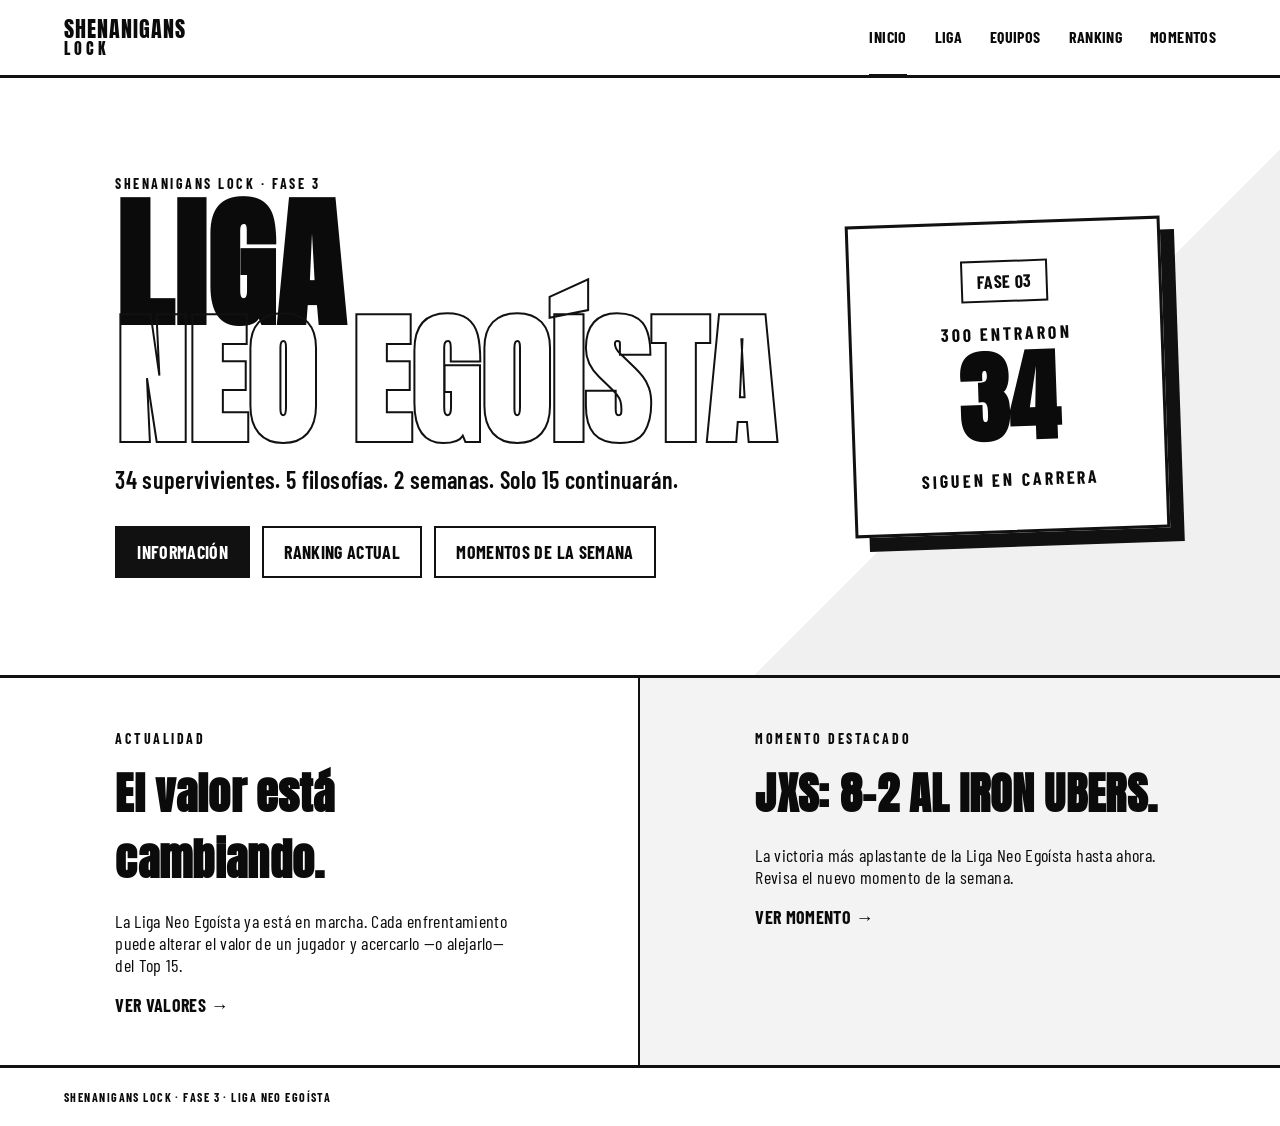
<file: index.html>
<!doctype html>
<html lang="es">
<head>
<meta charset="utf-8">
<meta name="viewport" content="width=device-width, initial-scale=1">
<title>Shenanigans Lock — Liga Neo Egoísta</title>
<link rel="stylesheet" href="style.css">
</head>
<body>
<header class="topbar">
  <a class="brand" href="index.html">SHENANIGANS<br><span>LOCK</span></a>
  <nav>
    <a class="active" href="index.html">INICIO</a>
    <a href="info.html">LIGA</a>
    <a href="teams.html">EQUIPOS</a>
    <a href="ranking.html">RANKING</a>
    <a href="moments.html">MOMENTOS</a>
  </nav>
</header>

<main class="home">
  <section class="hero">
    <div class="hero-copy">
      <p class="eyebrow">SHENANIGANS LOCK · FASE 3</p>
      <h1>LIGA<br><span>NEO EGOÍSTA</span></h1>
      <p class="lead">34 supervivientes. 5 filosofías. 2 semanas. Solo 15 continuarán.</p>
      <div class="buttons">
        <a class="btn dark" href="info.html">INFORMACIÓN</a>
        <a class="btn" href="ranking.html">RANKING ACTUAL</a>
        <a class="btn" href="moments.html">MOMENTOS DE LA SEMANA</a>
      </div>
    </div>
    <div class="hero-card">
      <div class="stamp">FASE 03</div>
      <p>300 ENTRARON</p>
      <strong>34</strong>
      <p>SIGUEN EN CARRERA</p>
    </div>
  </section>

  <section class="news-grid">
    <article class="feature">
      <span class="tag">ACTUALIDAD</span>
      <h2>El valor está cambiando.</h2>
      <p>La Liga Neo Egoísta ya está en marcha. Cada enfrentamiento puede alterar el valor de un jugador y acercarlo —o alejarlo— del Top 15.</p>
      <a href="ranking.html">VER VALORES →</a>
    </article>
    <article class="feature outline">
      <span class="tag">MOMENTO DESTACADO</span>
      <h2>JXS: 8-2 AL IRON UBERS.</h2>
      <p>La victoria más aplastante de la Liga Neo Egoísta hasta ahora. Revisa el nuevo momento de la semana.</p>
      <a href="moments.html">VER MOMENTO →</a>
    </article>
  </section>
</main>
<footer>SHENANIGANS LOCK · FASE 3 · LIGA NEO EGOÍSTA</footer>
</body>
</html>
</file>
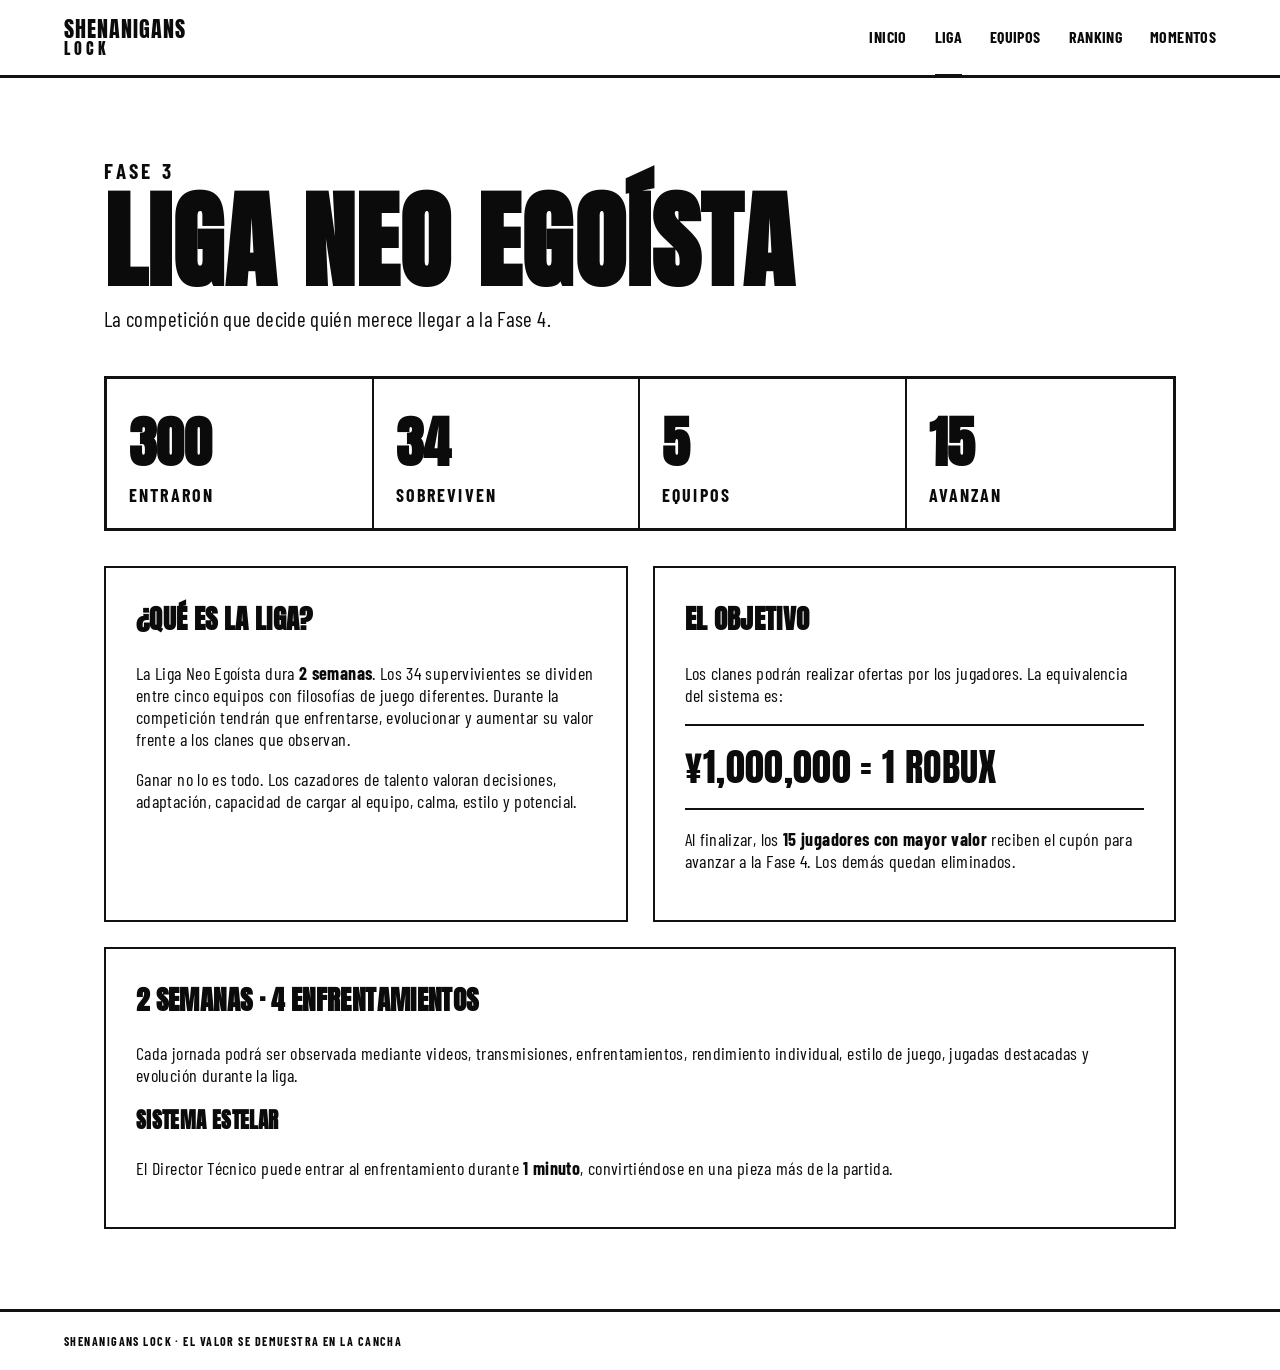
<file: info.html>
<!doctype html>
<html lang="es">
<head><meta charset="utf-8"><meta name="viewport" content="width=device-width,initial-scale=1"><title>Información — Shenanigans Lock</title><link rel="stylesheet" href="style.css"></head>
<body>
<header class="topbar"><a class="brand" href="index.html">SHENANIGANS<br><span>LOCK</span></a><nav><a href="index.html">INICIO</a><a class="active" href="info.html">LIGA</a><a href="teams.html">EQUIPOS</a><a href="ranking.html">RANKING</a><a href="moments.html">MOMENTOS</a></nav></header>
<main class="page">
  <div class="page-head"><p class="eyebrow">FASE 3</p><h1>LIGA NEO EGOÍSTA</h1><p>La competición que decide quién merece llegar a la Fase 4.</p></div>
  <section class="stats"><div><b>300</b><span>ENTRARON</span></div><div><b>34</b><span>SOBREVIVEN</span></div><div><b>5</b><span>EQUIPOS</span></div><div><b>15</b><span>AVANZAN</span></div></section>
  <div class="two-col">
    <article class="paper"><h2>¿QUÉ ES LA LIGA?</h2><p>La Liga Neo Egoísta dura <b>2 semanas</b>. Los 34 supervivientes se dividen entre cinco equipos con filosofías de juego diferentes. Durante la competición tendrán que enfrentarse, evolucionar y aumentar su valor frente a los clanes que observan.</p><p>Ganar no lo es todo. Los cazadores de talento valoran decisiones, adaptación, capacidad de cargar al equipo, calma, estilo y potencial.</p></article>
    <article class="paper"><h2>EL OBJETIVO</h2><p>Los clanes podrán realizar ofertas por los jugadores. La equivalencia del sistema es:</p><div class="big-number">¥1,000,000 = 1 ROBUX</div><p>Al finalizar, los <b>15 jugadores con mayor valor</b> reciben el cupón para avanzar a la Fase 4. Los demás quedan eliminados.</p></article>
  </div>
  <section class="paper wide"><h2>2 SEMANAS · 4 ENFRENTAMIENTOS</h2><p>Cada jornada podrá ser observada mediante videos, transmisiones, enfrentamientos, rendimiento individual, estilo de juego, jugadas destacadas y evolución durante la liga.</p><h3>SISTEMA ESTELAR</h3><p>El Director Técnico puede entrar al enfrentamiento durante <b>1 minuto</b>, convirtiéndose en una pieza más de la partida.</p></section>
</main>
<footer>SHENANIGANS LOCK · EL VALOR SE DEMUESTRA EN LA CANCHA</footer>
</body>
</html>
</file>
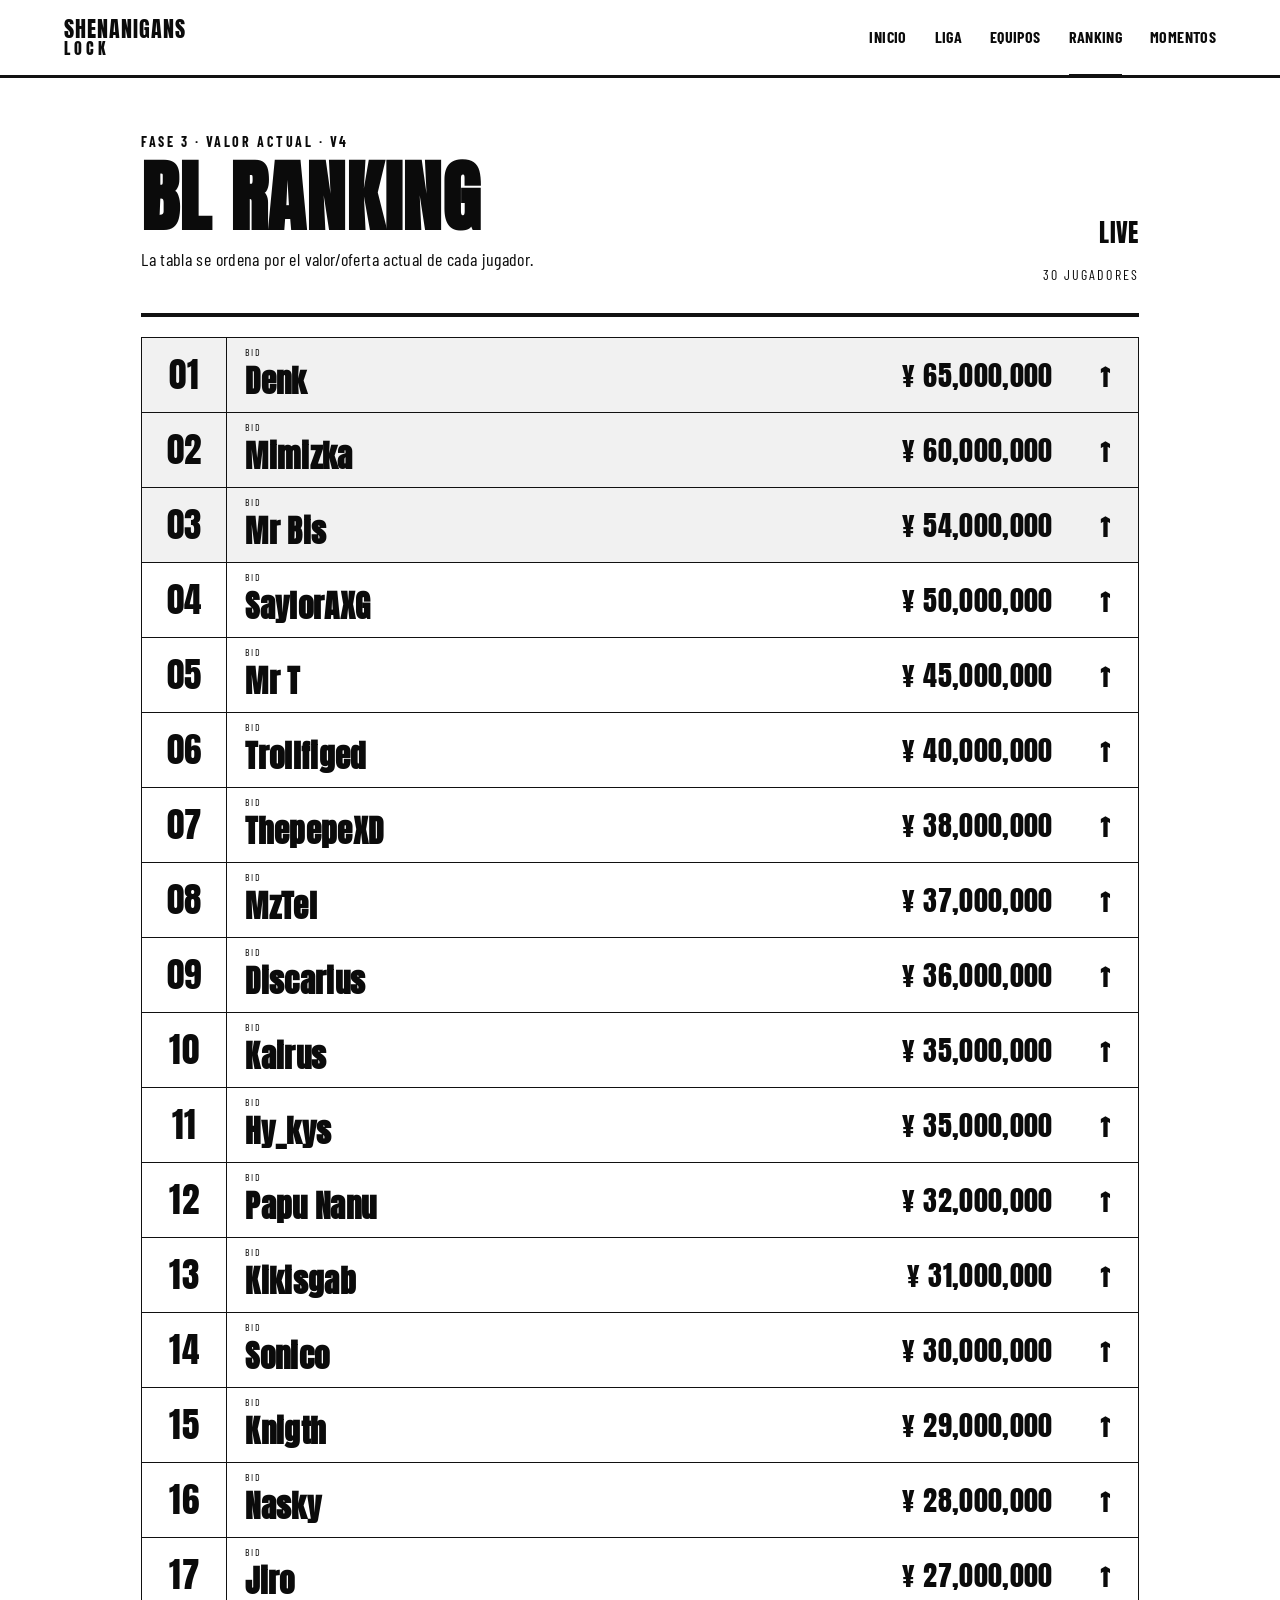
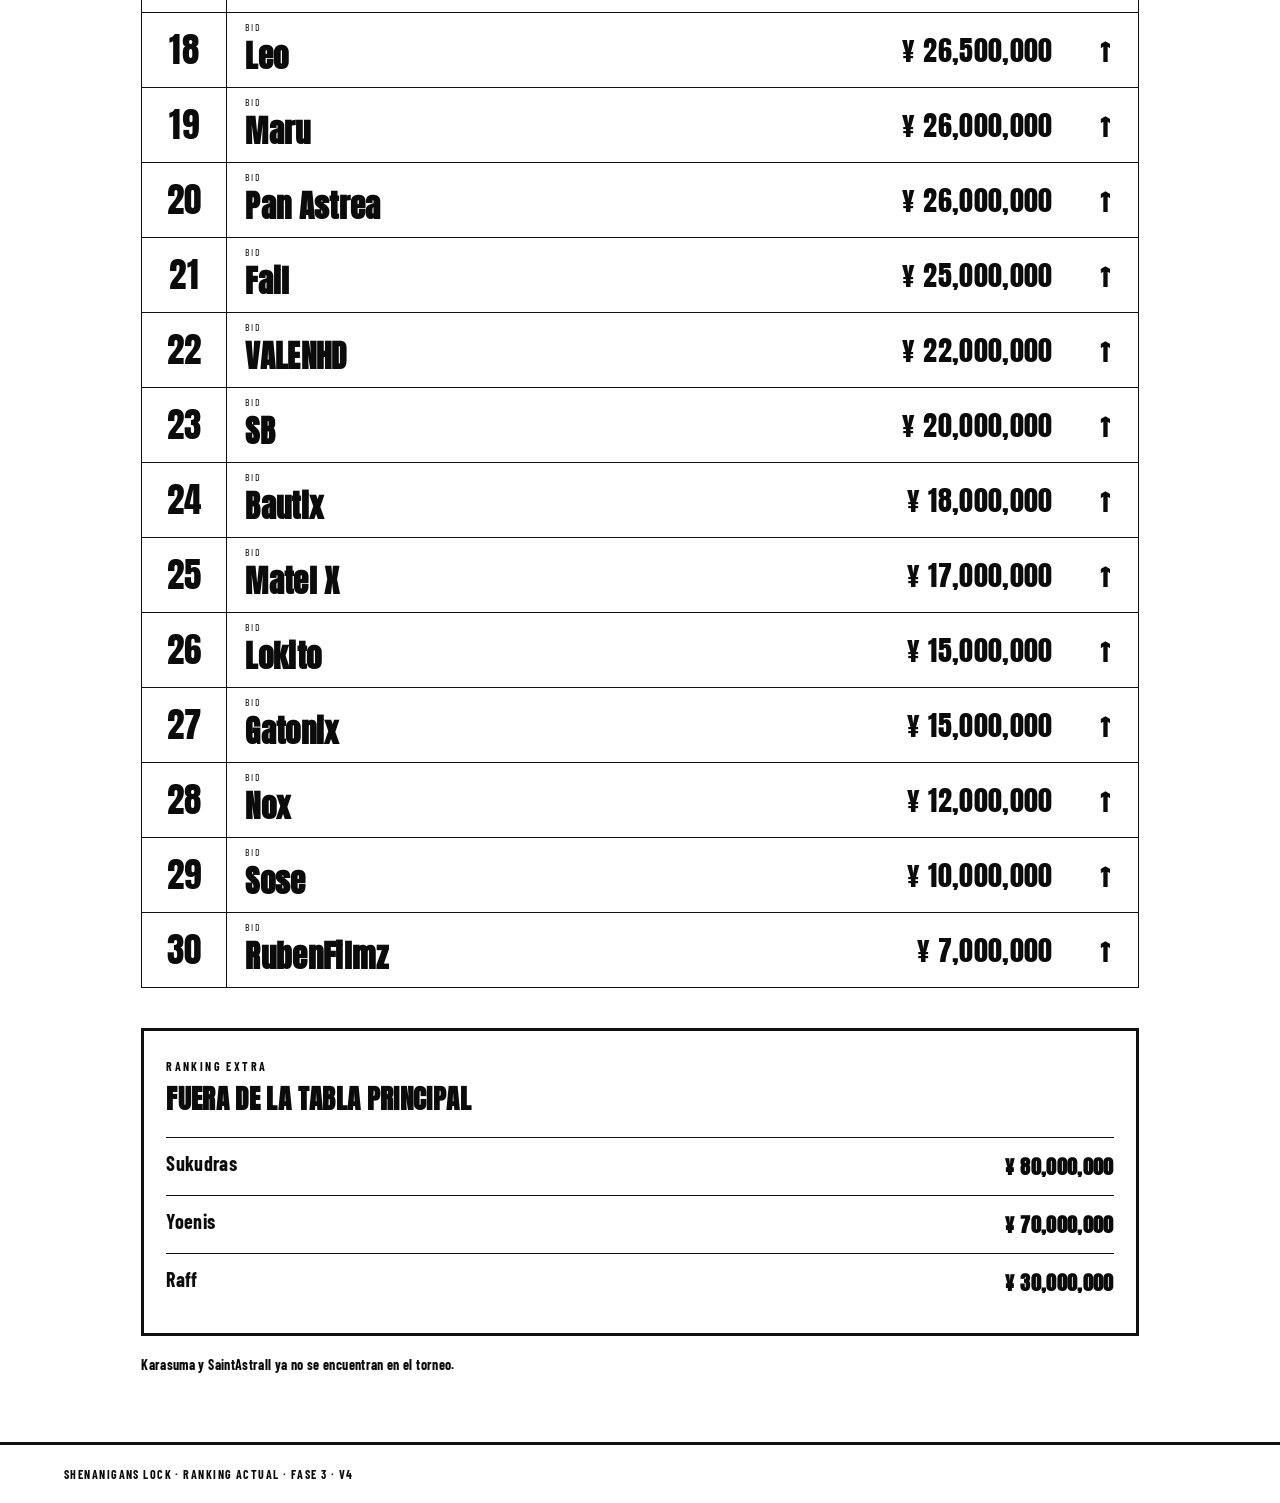
<file: ranking.html>
<!doctype html>
<html lang="es">
<head><meta charset="utf-8"><meta name="viewport" content="width=device-width,initial-scale=1">
<title>Ranking — Shenanigans Lock V4</title><link rel="stylesheet" href="style.css"></head>
<body>
<header class="topbar"><a class="brand" href="index.html">SHENANIGANS<br><span>LOCK</span></a>
<nav><a href="index.html">INICIO</a><a href="info.html">LIGA</a><a href="teams.html">EQUIPOS</a><a class="active" href="ranking.html">RANKING</a><a href="moments.html">MOMENTOS</a></nav></header>

<main class="ranking-page">
<div class="ranking-hero"><div><p class="eyebrow">FASE 3 · VALOR ACTUAL · V4</p><h1>BL RANKING</h1>
<p>La tabla se ordena por el valor/oferta actual de cada jugador.</p></div>
<div class="live">LIVE<br><span>30 JUGADORES</span></div></div>

<section class="ranking-list"><article class="rank-row top3">
<div class="rank-no">01</div>
<div class="rank-player"><span class="micro">BID</span><strong>Denk</strong></div>
<div class="rank-value">¥ 65,000,000</div>
<div class="rank-up">↑</div>
</article><article class="rank-row top3">
<div class="rank-no">02</div>
<div class="rank-player"><span class="micro">BID</span><strong>Mimizka</strong></div>
<div class="rank-value">¥ 60,000,000</div>
<div class="rank-up">↑</div>
</article><article class="rank-row top3">
<div class="rank-no">03</div>
<div class="rank-player"><span class="micro">BID</span><strong>Mr Bis</strong></div>
<div class="rank-value">¥ 54,000,000</div>
<div class="rank-up">↑</div>
</article><article class="rank-row">
<div class="rank-no">04</div>
<div class="rank-player"><span class="micro">BID</span><strong>SaylorAXG</strong></div>
<div class="rank-value">¥ 50,000,000</div>
<div class="rank-up">↑</div>
</article><article class="rank-row">
<div class="rank-no">05</div>
<div class="rank-player"><span class="micro">BID</span><strong>Mr T</strong></div>
<div class="rank-value">¥ 45,000,000</div>
<div class="rank-up">↑</div>
</article><article class="rank-row">
<div class="rank-no">06</div>
<div class="rank-player"><span class="micro">BID</span><strong>Trollfiged</strong></div>
<div class="rank-value">¥ 40,000,000</div>
<div class="rank-up">↑</div>
</article><article class="rank-row">
<div class="rank-no">07</div>
<div class="rank-player"><span class="micro">BID</span><strong>ThepepeXD</strong></div>
<div class="rank-value">¥ 38,000,000</div>
<div class="rank-up">↑</div>
</article><article class="rank-row">
<div class="rank-no">08</div>
<div class="rank-player"><span class="micro">BID</span><strong>MzTel</strong></div>
<div class="rank-value">¥ 37,000,000</div>
<div class="rank-up">↑</div>
</article><article class="rank-row">
<div class="rank-no">09</div>
<div class="rank-player"><span class="micro">BID</span><strong>Discarius</strong></div>
<div class="rank-value">¥ 36,000,000</div>
<div class="rank-up">↑</div>
</article><article class="rank-row">
<div class="rank-no">10</div>
<div class="rank-player"><span class="micro">BID</span><strong>Kairus</strong></div>
<div class="rank-value">¥ 35,000,000</div>
<div class="rank-up">↑</div>
</article><article class="rank-row">
<div class="rank-no">11</div>
<div class="rank-player"><span class="micro">BID</span><strong>Hy_kys</strong></div>
<div class="rank-value">¥ 35,000,000</div>
<div class="rank-up">↑</div>
</article><article class="rank-row">
<div class="rank-no">12</div>
<div class="rank-player"><span class="micro">BID</span><strong>Papu Nanu</strong></div>
<div class="rank-value">¥ 32,000,000</div>
<div class="rank-up">↑</div>
</article><article class="rank-row">
<div class="rank-no">13</div>
<div class="rank-player"><span class="micro">BID</span><strong>Kikisgab</strong></div>
<div class="rank-value">¥ 31,000,000</div>
<div class="rank-up">↑</div>
</article><article class="rank-row">
<div class="rank-no">14</div>
<div class="rank-player"><span class="micro">BID</span><strong>Sonico</strong></div>
<div class="rank-value">¥ 30,000,000</div>
<div class="rank-up">↑</div>
</article><article class="rank-row">
<div class="rank-no">15</div>
<div class="rank-player"><span class="micro">BID</span><strong>Knigth</strong></div>
<div class="rank-value">¥ 29,000,000</div>
<div class="rank-up">↑</div>
</article><article class="rank-row">
<div class="rank-no">16</div>
<div class="rank-player"><span class="micro">BID</span><strong>Nasky</strong></div>
<div class="rank-value">¥ 28,000,000</div>
<div class="rank-up">↑</div>
</article><article class="rank-row">
<div class="rank-no">17</div>
<div class="rank-player"><span class="micro">BID</span><strong>Jiro</strong></div>
<div class="rank-value">¥ 27,000,000</div>
<div class="rank-up">↑</div>
</article><article class="rank-row">
<div class="rank-no">18</div>
<div class="rank-player"><span class="micro">BID</span><strong>Leo</strong></div>
<div class="rank-value">¥ 26,500,000</div>
<div class="rank-up">↑</div>
</article><article class="rank-row">
<div class="rank-no">19</div>
<div class="rank-player"><span class="micro">BID</span><strong>Maru</strong></div>
<div class="rank-value">¥ 26,000,000</div>
<div class="rank-up">↑</div>
</article><article class="rank-row">
<div class="rank-no">20</div>
<div class="rank-player"><span class="micro">BID</span><strong>Pan Astrea</strong></div>
<div class="rank-value">¥ 26,000,000</div>
<div class="rank-up">↑</div>
</article><article class="rank-row">
<div class="rank-no">21</div>
<div class="rank-player"><span class="micro">BID</span><strong>Fail</strong></div>
<div class="rank-value">¥ 25,000,000</div>
<div class="rank-up">↑</div>
</article><article class="rank-row">
<div class="rank-no">22</div>
<div class="rank-player"><span class="micro">BID</span><strong>VALENHD</strong></div>
<div class="rank-value">¥ 22,000,000</div>
<div class="rank-up">↑</div>
</article><article class="rank-row">
<div class="rank-no">23</div>
<div class="rank-player"><span class="micro">BID</span><strong>SB</strong></div>
<div class="rank-value">¥ 20,000,000</div>
<div class="rank-up">↑</div>
</article><article class="rank-row">
<div class="rank-no">24</div>
<div class="rank-player"><span class="micro">BID</span><strong>Bautix</strong></div>
<div class="rank-value">¥ 18,000,000</div>
<div class="rank-up">↑</div>
</article><article class="rank-row">
<div class="rank-no">25</div>
<div class="rank-player"><span class="micro">BID</span><strong>Matel X</strong></div>
<div class="rank-value">¥ 17,000,000</div>
<div class="rank-up">↑</div>
</article><article class="rank-row">
<div class="rank-no">26</div>
<div class="rank-player"><span class="micro">BID</span><strong>Lokito</strong></div>
<div class="rank-value">¥ 15,000,000</div>
<div class="rank-up">↑</div>
</article><article class="rank-row">
<div class="rank-no">27</div>
<div class="rank-player"><span class="micro">BID</span><strong>Gatonix</strong></div>
<div class="rank-value">¥ 15,000,000</div>
<div class="rank-up">↑</div>
</article><article class="rank-row">
<div class="rank-no">28</div>
<div class="rank-player"><span class="micro">BID</span><strong>Nox</strong></div>
<div class="rank-value">¥ 12,000,000</div>
<div class="rank-up">↑</div>
</article><article class="rank-row">
<div class="rank-no">29</div>
<div class="rank-player"><span class="micro">BID</span><strong>Sose</strong></div>
<div class="rank-value">¥ 10,000,000</div>
<div class="rank-up">↑</div>
</article><article class="rank-row">
<div class="rank-no">30</div>
<div class="rank-player"><span class="micro">BID</span><strong>RubenFilmz</strong></div>
<div class="rank-value">¥ 7,000,000</div>
<div class="rank-up">↑</div>
</article></section>

<section class="extra"><div><span>RANKING EXTRA</span><h2>FUERA DE LA TABLA PRINCIPAL</h2></div>
<div class="extra-player"><b>Sukudras</b><strong>¥ 80,000,000</strong></div>
<div class="extra-player"><b>Yoenis</b><strong>¥ 70,000,000</strong></div>
<div class="extra-player"><b>Raff</b><strong>¥ 30,000,000</strong></div>
</section>

<p class="note">Karasuma y SaintAstrall ya no se encuentran en el torneo.</p>
</main>
<footer>SHENANIGANS LOCK · RANKING ACTUAL · FASE 3 · V4</footer>
</body></html>
</file>
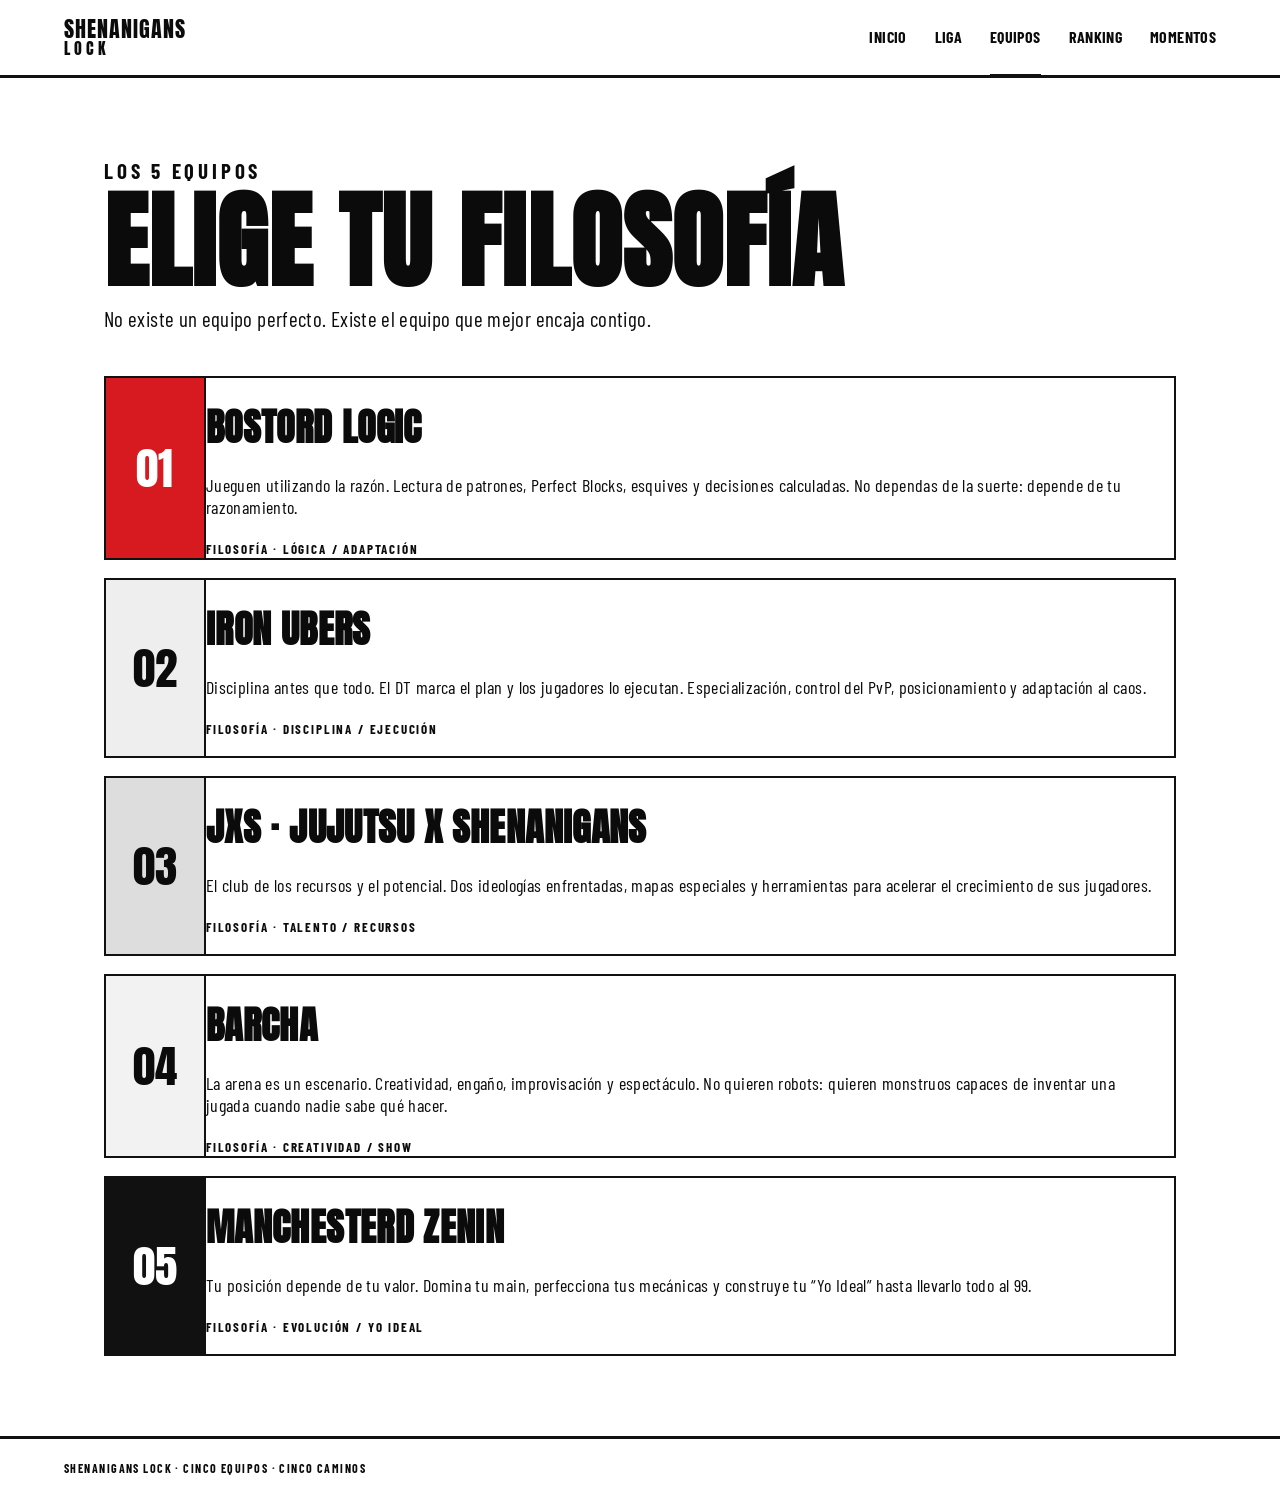
<file: teams.html>
<!doctype html>
<html lang="es">
<head><meta charset="utf-8"><meta name="viewport" content="width=device-width,initial-scale=1"><title>Equipos — Shenanigans Lock</title><link rel="stylesheet" href="style.css"></head>
<body>
<header class="topbar"><a class="brand" href="index.html">SHENANIGANS<br><span>LOCK</span></a><nav><a href="index.html">INICIO</a><a href="info.html">LIGA</a><a class="active" href="teams.html">EQUIPOS</a><a href="ranking.html">RANKING</a><a href="moments.html">MOMENTOS</a></nav></header>
<main class="page">
<div class="page-head"><p class="eyebrow">LOS 5 EQUIPOS</p><h1>ELIGE TU FILOSOFÍA</h1><p>No existe un equipo perfecto. Existe el equipo que mejor encaja contigo.</p></div>
<section class="team-list">
<article class="team"><div class="team-mark red">01</div><div><h2>BOSTORD LOGIC</h2><p>Jueguen utilizando la razón. Lectura de patrones, Perfect Blocks, esquives y decisiones calculadas. No dependas de la suerte: depende de tu razonamiento.</p><b>FILOSOFÍA · LÓGICA / ADAPTACIÓN</b></div></article>
<article class="team"><div class="team-mark gold">02</div><div><h2>IRON UBERS</h2><p>Disciplina antes que todo. El DT marca el plan y los jugadores lo ejecutan. Especialización, control del PvP, posicionamiento y adaptación al caos.</p><b>FILOSOFÍA · DISCIPLINA / EJECUCIÓN</b></div></article>
<article class="team"><div class="team-mark blue">03</div><div><h2>JXS · JUJUTSU X SHENANIGANS</h2><p>El club de los recursos y el potencial. Dos ideologías enfrentadas, mapas especiales y herramientas para acelerar el crecimiento de sus jugadores.</p><b>FILOSOFÍA · TALENTO / RECURSOS</b></div></article>
<article class="team"><div class="team-mark mult">04</div><div><h2>BARCHA</h2><p>La arena es un escenario. Creatividad, engaño, improvisación y espectáculo. No quieren robots: quieren monstruos capaces de inventar una jugada cuando nadie sabe qué hacer.</p><b>FILOSOFÍA · CREATIVIDAD / SHOW</b></div></article>
<article class="team"><div class="team-mark black">05</div><div><h2>MANCHESTERD ZENIN</h2><p>Tu posición depende de tu valor. Domina tu main, perfecciona tus mecánicas y construye tu “Yo Ideal” hasta llevarlo todo al 99.</p><b>FILOSOFÍA · EVOLUCIÓN / YO IDEAL</b></div></article>
</section>
</main><footer>SHENANIGANS LOCK · CINCO EQUIPOS · CINCO CAMINOS</footer>
</body></html>
</file>
<file: style.css>
@import url('https://fonts.googleapis.com/css2?family=Anton&family=Barlow+Condensed:wght@400;500;600;700&display=swap');
:root{--black:#0b0b0b;--paper:#fff;--gray:#e9e9e9;--line:#161616;--red:#d71920}
*{box-sizing:border-box}body{margin:0;background:#fff;color:var(--black);font-family:'Barlow Condensed',Arial,sans-serif;font-size:18px;letter-spacing:.02em}a{color:inherit;text-decoration:none}.topbar{height:78px;border-bottom:3px solid #111;display:flex;align-items:center;justify-content:space-between;padding:0 5vw;background:#fff;position:sticky;top:0;z-index:5}.brand{font-family:Anton,Impact,sans-serif;font-size:22px;line-height:.78;letter-spacing:1px}.brand span{font-size:16px;letter-spacing:4px}nav{display:flex;gap:28px;font-weight:700;font-size:16px}nav a{padding:28px 0;border-bottom:3px solid transparent}nav a:hover,nav .active{border-bottom-color:#111}.home{min-height:calc(100vh - 78px)}.hero{min-height:600px;display:grid;grid-template-columns:1.4fr .6fr;align-items:center;padding:7vw 9vw;border-bottom:3px solid #111;background:linear-gradient(135deg,#fff 0,#fff 72%,#f0f0f0 72%)}.eyebrow,.tag{font-weight:700;font-size:14px;letter-spacing:.18em}.eyebrow{margin:0 0 15px}.hero h1,.page-head h1,.ranking-hero h1{font-family:Anton,Impact,sans-serif;font-size:clamp(70px,11vw,150px);line-height:.83;margin:0;letter-spacing:.01em}.hero h1 span{display:inline-block;-webkit-text-stroke:2px #111;color:transparent}.lead{max-width:640px;font-size:24px;font-weight:600}.buttons{display:flex;flex-wrap:wrap;gap:12px;margin-top:32px}.btn{border:2px solid #111;padding:13px 20px;font-weight:700;background:#fff}.btn.dark{background:#111;color:#fff}.hero-card{border:3px solid #111;background:#fff;padding:36px;text-align:center;transform:rotate(-2deg);box-shadow:14px 14px 0 #111}.hero-card .stamp{display:inline-block;border:2px solid #111;padding:8px 14px;font-weight:700}.hero-card p{margin:20px 0 4px;font-weight:700;letter-spacing:.16em}.hero-card strong{font-family:Anton;font-size:100px;line-height:1}.news-grid{display:grid;grid-template-columns:1fr 1fr}.feature{padding:48px 9vw;border-right:2px solid #111}.feature:last-child{border-right:0}.feature h2{font-family:Anton;font-size:44px;margin:12px 0}.feature p{max-width:600px}.feature a{font-weight:700}.feature.outline{background:#f3f3f3}.page{max-width:1200px;margin:auto;padding:80px 5vw}.page-head{margin-bottom:45px}.page-head h1{font-size:clamp(55px,9vw,105px)}.page-head p{font-size:21px;max-width:760px}.stats{display:grid;grid-template-columns:repeat(4,1fr);border:3px solid #111;margin-bottom:35px}.stats div{padding:22px;border-right:2px solid #111}.stats div:last-child{border-right:0}.stats b{display:block;font-family:Anton;font-size:55px}.stats span{font-weight:700;letter-spacing:.12em}.two-col{display:grid;grid-template-columns:1fr 1fr;gap:25px}.paper{border:2px solid #111;padding:30px;background:#fff}.paper h2,.paper h3{font-family:Anton;margin-top:0}.wide{margin-top:25px}.big-number{font-family:Anton;font-size:38px;border-top:2px solid #111;border-bottom:2px solid #111;padding:12px 0}.team-list{display:grid;gap:18px}.team{display:grid;grid-template-columns:100px 1fr;border:2px solid #111;min-height:180px}.team-mark{display:grid;place-items:center;font-family:Anton;font-size:45px;border-right:2px solid #111}.team-mark.red{background:#d71920;color:#fff}.team-mark.gold{background:#eee}.team-mark.blue{background:#ddd}.team-mark.mult{background:#f2f2f2}.team-mark.black{background:#111;color:#fff}.team h2{font-family:Anton;font-size:38px;margin:20px 0 5px}.team p,.team b{margin-right:20px}.team b{font-size:13px;letter-spacing:.14em}.ranking-page{max-width:1100px;margin:auto;padding:55px 4vw}.ranking-hero{display:flex;justify-content:space-between;align-items:end;border-bottom:4px solid #111;padding-bottom:25px;margin-bottom:20px}.ranking-hero h1{font-size:78px}.live{font-family:Anton;font-size:25px;text-align:right}.live span{font-family:'Barlow Condensed';font-size:14px;letter-spacing:.15em}.rank-row{display:grid;grid-template-columns:85px 1fr 250px 65px;align-items:center;min-height:72px;border:1px solid #111;border-top:0;background:#fff}.rank-row:first-child{border-top:1px solid #111}.rank-row.top3{background:#f1f1f1}.rank-no{font-family:Anton;font-size:35px;text-align:center;border-right:1px solid #111;height:100%;display:grid;place-items:center}.rank-player{padding:8px 18px}.micro{display:block;font-size:10px;letter-spacing:.2em}.rank-player strong{font-family:Anton;font-size:31px}.rank-value{font-family:Anton;font-size:28px;text-align:right;padding-right:20px}.rank-up{font-family:Anton;font-size:28px;text-align:center}.extra{margin-top:40px;border:3px solid #111;padding:22px}.extra>div:first-child{margin-bottom:18px}.extra span{font-size:12px;letter-spacing:.2em;font-weight:700}.extra h2{font-family:Anton;margin:3px 0}.extra-player{display:flex;justify-content:space-between;border-top:1px solid #111;padding:13px 0;font-size:20px}.extra-player strong{font-family:Anton}.note{font-size:14px;font-weight:700;margin-top:20px}.moment-card{border:3px solid #111;display:grid;grid-template-columns:1.15fr .85fr}.moment-image{background:#111;min-height:420px;display:flex;align-items:center;justify-content:center;overflow:hidden}.moment-image img{display:block;width:100%;height:auto;max-height:620px;object-fit:contain;margin:0 auto}.moment-copy{padding:45px}.moment-copy h2{font-family:Anton;font-size:47px;line-height:.95}.moment-copy p{font-size:21px}.views{font-family:Anton;font-size:48px;border-top:2px solid #111;padding-top:18px;margin-top:30px}.views span{font-family:'Barlow Condensed';font-size:13px;letter-spacing:.2em;font-weight:700}.moments .page-head{margin-bottom:35px}footer{border-top:3px solid #111;padding:22px 5vw;font-weight:700;letter-spacing:.12em;font-size:12px}@media(max-width:800px){nav{gap:10px;font-size:12px}.topbar{padding:0 18px}.hero,.two-col,.moment-card{grid-template-columns:1fr}.hero{padding:55px 7vw}.hero-card{margin-top:40px}.stats{grid-template-columns:1fr 1fr}.stats div:nth-child(2){border-right:0}.stats div:nth-child(-n+2){border-bottom:2px solid #111}.rank-row{grid-template-columns:55px 1fr 125px 35px}.rank-value{font-size:20px}.rank-player strong{font-size:24px}.ranking-hero{align-items:start}.ranking-hero h1{font-size:58px}.moment-image{min-height:300px}.moment-copy{padding:28px}.team{grid-template-columns:65px 1fr}.team h2{font-size:28px}}

/* V4: las imágenes de Momentos se muestran completas sin recorte */
.moment-image{min-height:320px}
.moment-image img{background:#fff}
@media(max-width:800px){
  .moment-image{min-height:0}
  .moment-image img{max-height:none}
}
</file>
